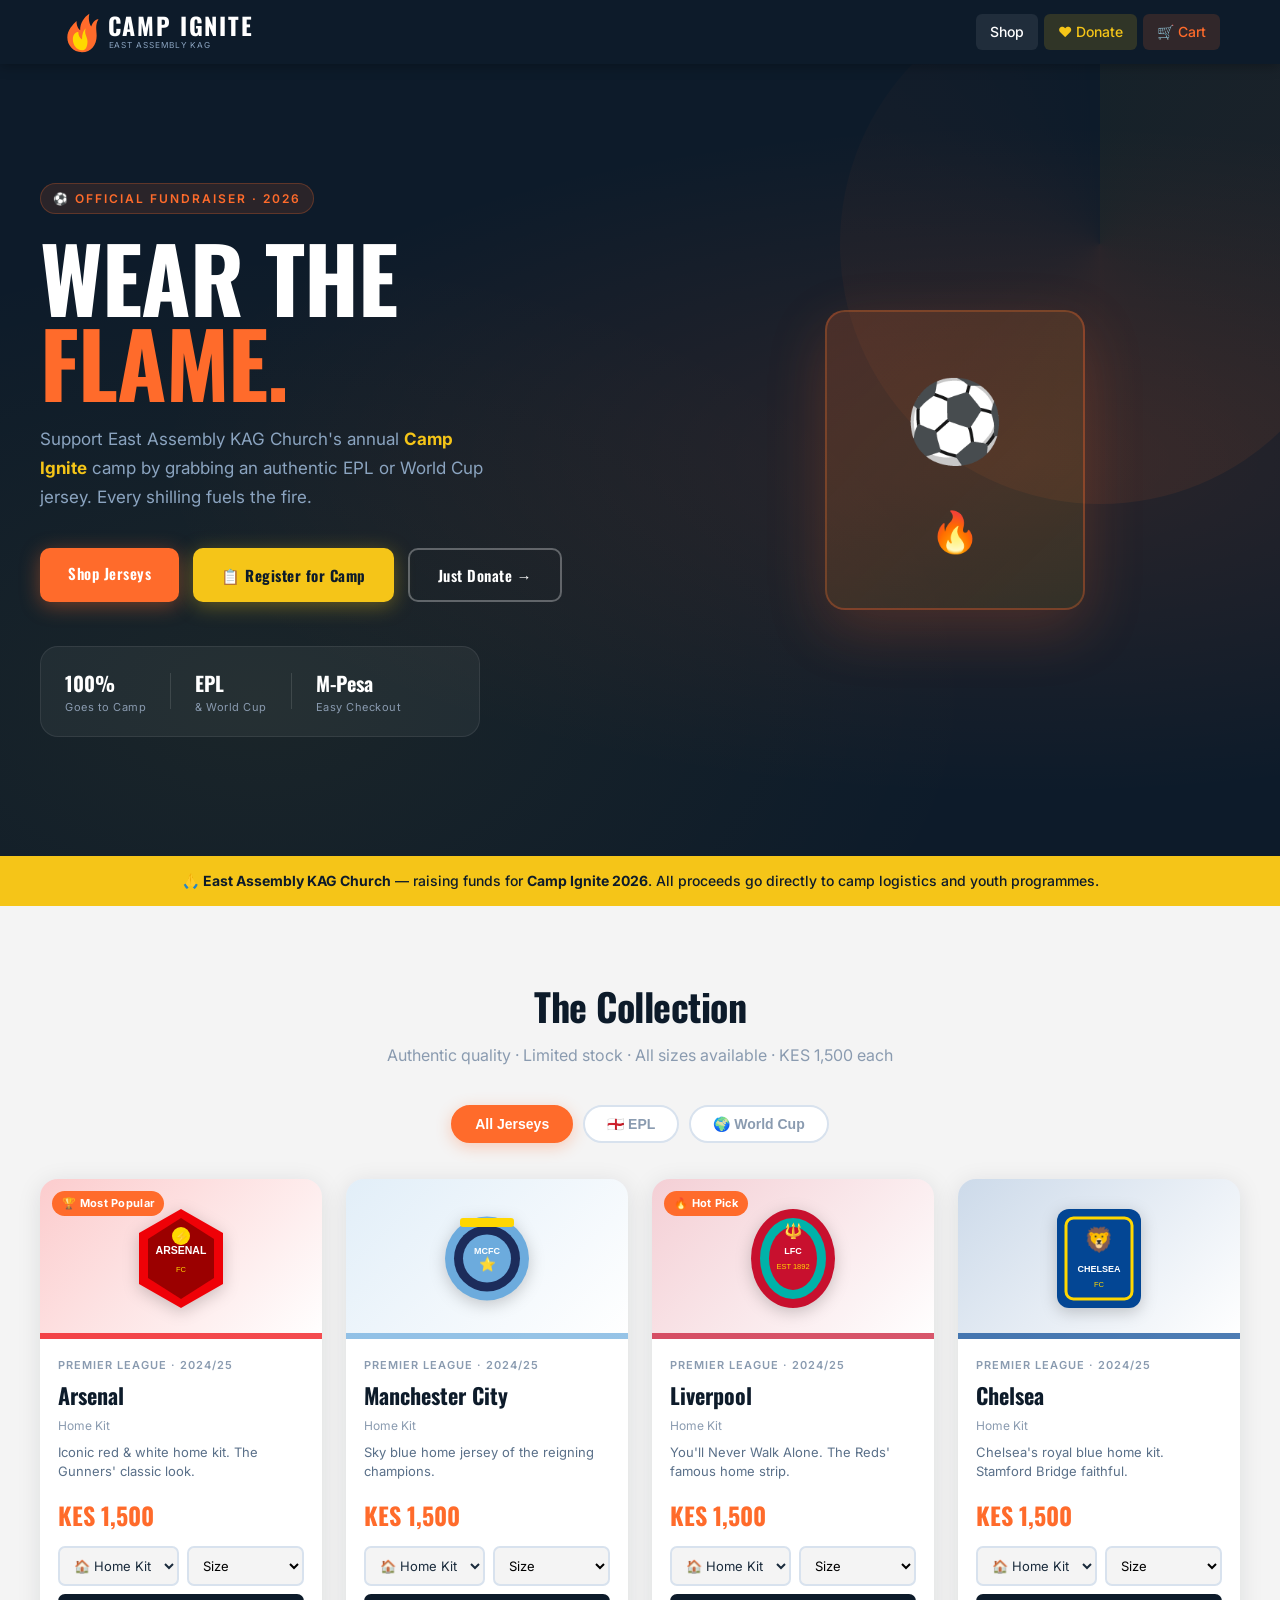
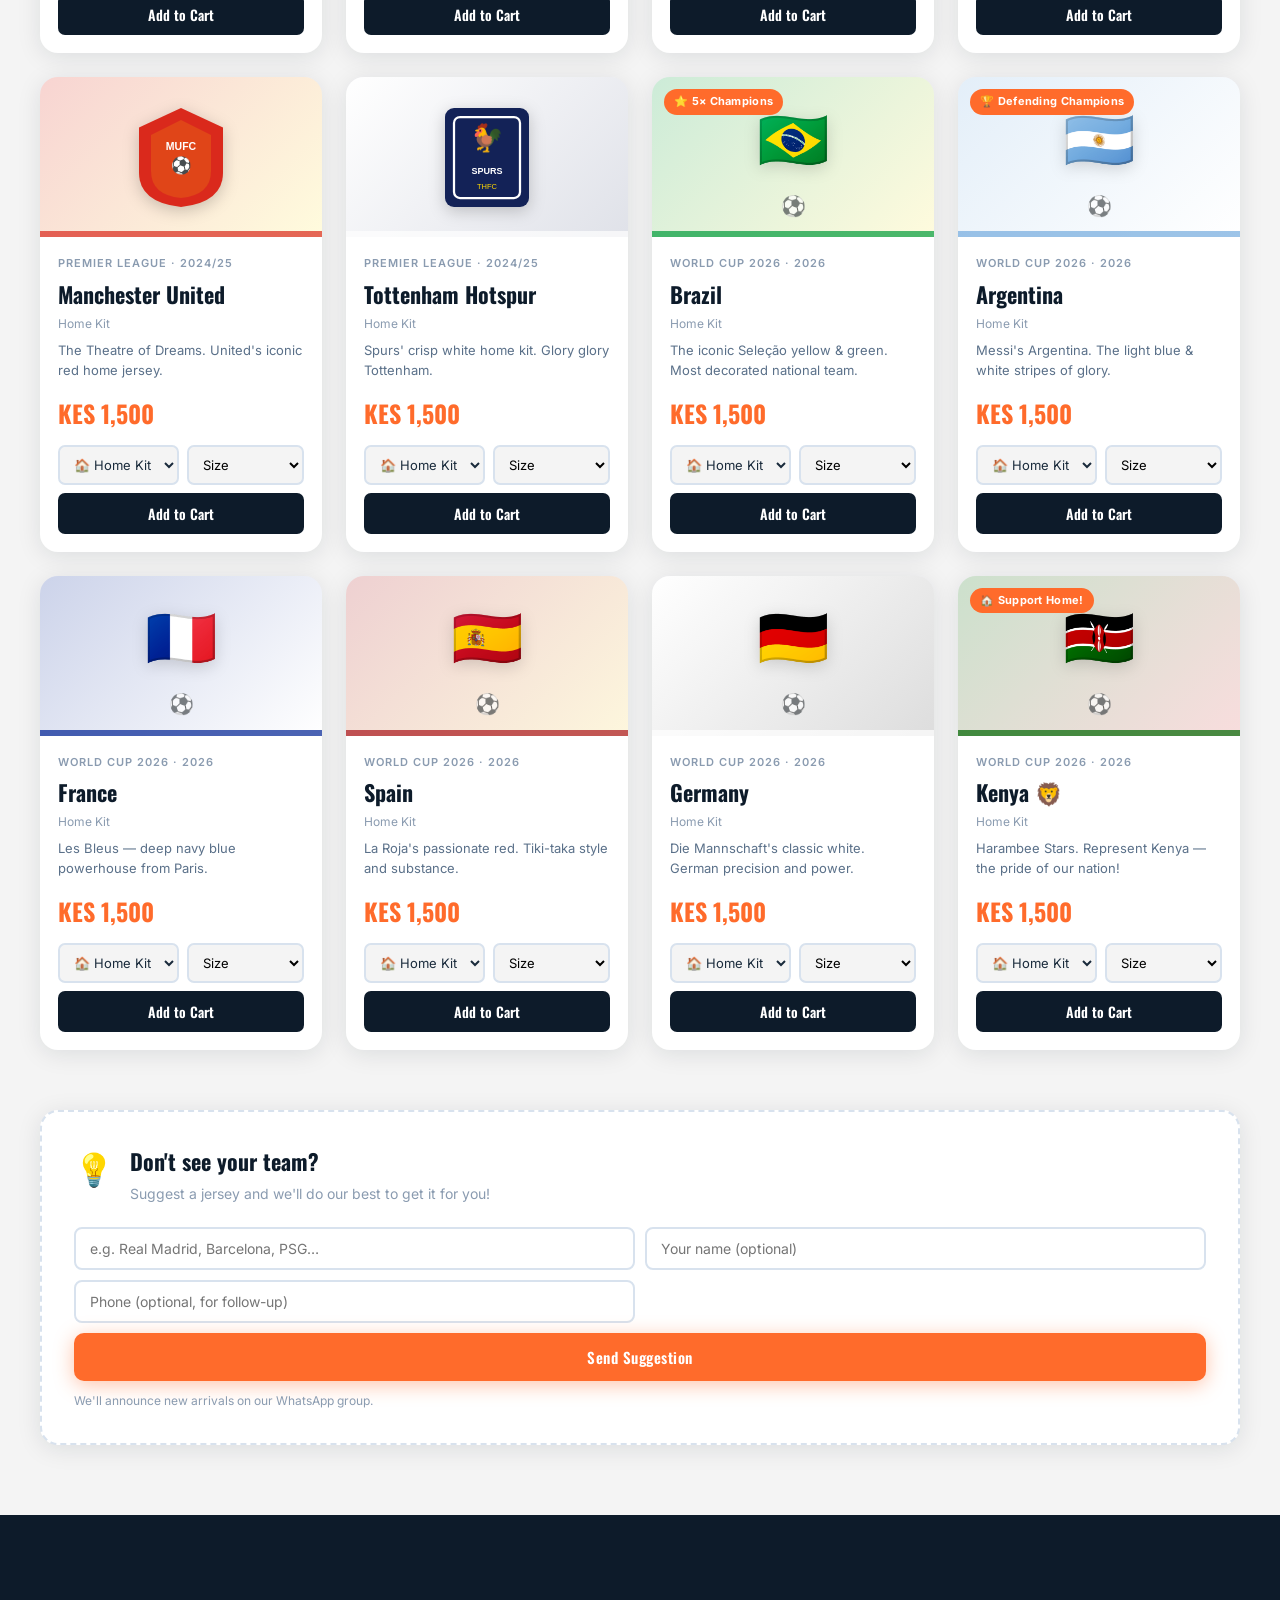
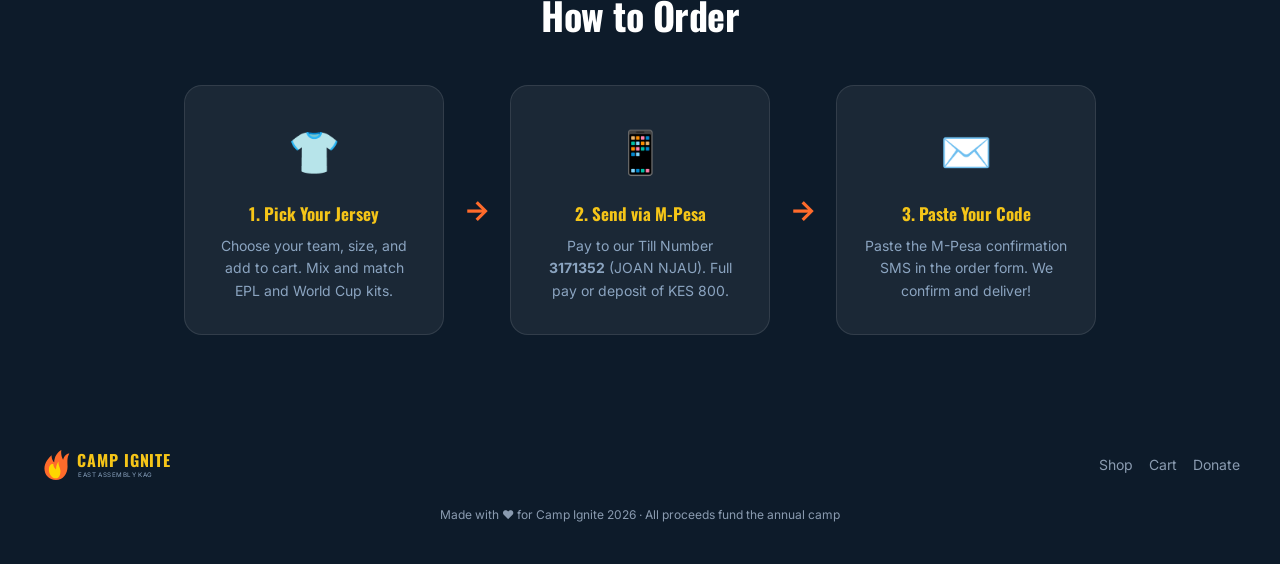
<file: campignite-jerseys/index.html>
<!DOCTYPE html>
<html lang="en">
<head>
  <meta charset="UTF-8" />
  <meta name="viewport" content="width=device-width, initial-scale=1.0" />
  <title>Camp Ignite Jerseys | East Assembly KAG Church</title>
  <link href="https://fonts.googleapis.com/css2?family=Oswald:wght@400;600;700&family=Inter:wght@400;500;600&display=swap" rel="stylesheet" />
  <link rel="stylesheet" href="style.css" />
</head>
<body>

<!-- NAV -->
<nav class="navbar">
  <div class="nav-inner">
    <a href="index.html" class="logo">
      <div class="logo-svg-wrap">
        <svg viewBox="0 0 220 48" xmlns="http://www.w3.org/2000/svg" class="logo-svg">
          <!-- Flame icon -->
          <g transform="translate(4,2)">
            <path d="M20,44 C10,44 4,36 4,28 C4,20 10,14 14,10 C14,18 18,20 18,20 C18,12 22,6 28,2 C26,10 30,16 30,16 C32,10 36,8 38,8 C34,14 36,20 36,26 C36,36 30,44 20,44Z" fill="#FF6B2B"/>
            <path d="M20,42 C14,42 10,36 10,30 C10,24 14,22 16,22 C16,28 20,30 20,30 C20,24 22,20 24,18 C22,24 26,28 26,32 C26,38 24,42 20,42Z" fill="#FFD700"/>
          </g>
          <!-- CAMP IGNITE text -->
          <text x="52" y="28" font-family="'Oswald', Impact, sans-serif" font-size="26" font-weight="700" fill="#FFFFFF" letter-spacing="2">CAMP IGNITE</text>
          <!-- Subtext -->
          <text x="53" y="42" font-family="'Inter', Arial, sans-serif" font-size="9" fill="#8BA4C0" letter-spacing="1">EAST ASSEMBLY KAG</text>
        </svg>
      </div>
    </a>
    <div class="nav-links">
      <a href="index.html" class="nav-link active">Shop</a>
      <a href="donate.html" class="nav-link donate-btn">❤️ Donate</a>
      <a href="cart.html" class="nav-link cart-link">
        🛒 Cart <span class="cart-badge" id="cart-count">0</span>
      </a>
    </div>
    <button class="hamburger" id="hamburger">☰</button>
  </div>
  <div class="mobile-menu" id="mobile-menu">
    <a href="index.html">Shop</a>
    <a href="donate.html">❤️ Donate</a>
    <a href="cart.html">🛒 Cart</a>
  </div>
</nav>

<!-- HERO -->
<section class="hero">
  <div class="hero-bg-cross"></div>
  <div class="hero-content">
    <div class="hero-left">
      <div class="hero-eyebrow">⚽ Official Fundraiser · 2026</div>
      <h1 class="hero-title">WEAR THE<br><span class="accent">FLAME.</span></h1>
      <p class="hero-subtitle">
        Support East Assembly KAG Church's annual <strong>Camp Ignite</strong> camp by grabbing an authentic EPL or World Cup jersey. Every shilling fuels the fire.
      </p>
      <div class="hero-actions">
        <a href="#shop" class="btn btn-primary">Shop Jerseys</a>
        <button class="btn btn-gold" id="open-register-btn">📋 Register for Camp</button>
        <a href="donate.html" class="btn btn-outline">Just Donate →</a>
      </div>
      <div class="hero-stats">
        <div class="stat"><span class="stat-num">100%</span><span class="stat-label">Goes to Camp</span></div>
        <div class="stat-divider"></div>
        <div class="stat"><span class="stat-num">EPL</span><span class="stat-label">& World Cup</span></div>
        <div class="stat-divider"></div>
        <div class="stat"><span class="stat-num">M-Pesa</span><span class="stat-label">Easy Checkout</span></div>
      </div>
    </div>
    <div class="hero-visual">
      <div class="jersey-card-hero">
        <div class="jersey-icon-large">⚽</div>
        <div class="flame-ring">🔥</div>
      </div>
    </div>
  </div>
</section>

<!-- ABOUT BAND -->
<div class="about-band">
  <p>🙏 <strong>East Assembly KAG Church</strong> — raising funds for <strong>Camp Ignite 2026</strong>. All proceeds go directly to camp logistics and youth programmes.</p>
</div>

<!-- SHOP -->
<section class="shop-section" id="shop">
  <div class="container">
    <div class="section-header">
      <h2 class="section-title">The Collection</h2>
      <p class="section-sub">Authentic quality · Limited stock · All sizes available · KES 1,500 each</p>
    </div>

    <div class="filter-tabs">
      <button class="filter-tab active" data-filter="all">All Jerseys</button>
      <button class="filter-tab" data-filter="epl">🏴󠁧󠁢󠁥󠁮󠁧󠁿 EPL</button>
      <button class="filter-tab" data-filter="worldcup">🌍 World Cup</button>
    </div>

    <div class="jersey-grid" id="jersey-grid"></div>

    <!-- Suggest a Jersey -->
    <div class="suggest-box">
      <div class="suggest-header">
        <span class="suggest-icon">💡</span>
        <div>
          <h3 class="suggest-title">Don't see your team?</h3>
          <p class="suggest-sub">Suggest a jersey and we'll do our best to get it for you!</p>
        </div>
      </div>
      <form name="jersey-suggestion" method="POST" data-netlify="true" netlify-honeypot="bot-field" id="suggest-form">
        <input type="hidden" name="form-name" value="jersey-suggestion" />
        <p class="hidden"><label>Don't fill: <input name="bot-field" /></label></p>
        <div class="suggest-fields">
          <input type="text" name="suggested-team" placeholder="e.g. Real Madrid, Barcelona, PSG…" required class="suggest-input" />
          <input type="text" name="your-name" placeholder="Your name (optional)" class="suggest-input" />
          <input type="tel" name="your-phone" placeholder="Phone (optional, for follow-up)" class="suggest-input" />
          <button type="submit" class="btn btn-primary suggest-btn" id="suggest-submit">Send Suggestion</button>
        </div>
        <p class="suggest-note">We'll announce new arrivals on our WhatsApp group.</p>
      </form>
    </div>
  </div>
</section>

<!-- HOW IT WORKS -->
<section class="how-section">
  <div class="container">
    <h2 class="section-title center" style="color:white">How to Order</h2>
    <div class="steps">
      <div class="step">
        <div class="step-icon">👕</div>
        <h3>1. Pick Your Jersey</h3>
        <p>Choose your team, size, and add to cart. Mix and match EPL and World Cup kits.</p>
      </div>
      <div class="step-arrow">→</div>
      <div class="step">
        <div class="step-icon">📱</div>
        <h3>2. Send via M-Pesa</h3>
        <p>Pay to our Till Number <strong>3171352</strong> (JOAN NJAU). Full pay or deposit of KES 800.</p>
      </div>
      <div class="step-arrow">→</div>
      <div class="step">
        <div class="step-icon">✉️</div>
        <h3>3. Paste Your Code</h3>
        <p>Paste the M-Pesa confirmation SMS in the order form. We confirm and deliver!</p>
      </div>
    </div>
  </div>
</section>

<!-- FOOTER -->
<footer class="footer">
  <div class="footer-inner">
    <div class="footer-brand">
      <svg viewBox="0 0 180 40" xmlns="http://www.w3.org/2000/svg" width="160" height="40">
        <g transform="translate(2,1)">
          <path d="M16,36 C8,36 3,30 3,23 C3,16 8,11 11,8 C11,14 14,16 14,16 C14,10 17,5 22,2 C21,8 24,13 24,13 C25,8 29,6 31,6 C28,11 29,16 29,21 C29,29 24,36 16,36Z" fill="#FF6B2B"/>
          <path d="M16,34 C11,34 8,29 8,24 C8,19 11,17 13,18 C13,22 16,24 16,24 C16,19 18,16 19,15 C18,19 21,22 21,26 C21,31 19,34 16,34Z" fill="#FFD700"/>
        </g>
        <text x="42" y="22" font-family="'Oswald', Impact, sans-serif" font-size="18" font-weight="700" fill="#F5C518" letter-spacing="1">CAMP IGNITE</text>
        <text x="43" y="34" font-family="'Inter', Arial, sans-serif" font-size="7" fill="#8BA4C0" letter-spacing="0.5">EAST ASSEMBLY KAG</text>
      </svg>
    </div>
    <div class="footer-links">
      <a href="index.html">Shop</a>
      <a href="cart.html">Cart</a>
      <a href="donate.html">Donate</a>
    </div>
    <div class="footer-note">Made with ❤️ for Camp Ignite 2026 · All proceeds fund the annual camp</div>
  </div>
</footer>

<!-- REGISTER MODAL -->
<div class="modal-overlay hidden" id="register-modal">
  <div class="modal register-modal">
    <button class="modal-close" onclick="document.getElementById('register-modal').classList.add('hidden')">✕</button>
    <div class="register-hero-text">
      <div class="register-flame">🔥</div>
      <h2 class="register-title">You're Invited!</h2>
      <p class="register-welcome">
        We would be <em>absolutely thrilled</em> to have you at <strong>Camp Ignite 2026</strong>! This is more than a camp — it's a moment where lives are changed, friendships are forged, and faith comes alive. We'd love for you to be part of it. Kindly register below and we will contact you with all the exciting details!
      </p>
    </div>
    <form name="camp-registration" method="POST" data-netlify="true" netlify-honeypot="bot-field" id="register-form">
      <input type="hidden" name="form-name" value="camp-registration" />
      <p class="hidden"><label>Don't fill: <input name="bot-field" /></label></p>
      <div class="form-group">
        <label>Full Name</label>
        <input type="text" name="full-name" placeholder="Your full name" required />
      </div>
      <div class="form-group">
        <label>Phone Number</label>
        <input type="tel" name="phone" placeholder="07XX XXX XXX" required />
      </div>
      <button type="submit" class="btn btn-primary btn-full" id="register-submit-btn">
        🔥 Register for Camp Ignite 2026
      </button>
    </form>
    <p class="register-note">🙏 God bless you! We'll be in touch soon with all the details.</p>
  </div>
</div>

<!-- Register success modal -->
<div class="modal-overlay hidden" id="register-success-modal">
  <div class="modal">
    <div class="modal-icon">🎉</div>
    <h2>You're Registered!</h2>
    <p>Thank you for registering for <strong>Camp Ignite 2026</strong>! We are so excited to have you. We'll reach out to you soon with all the details.</p>
    <p class="modal-sub">God bless you! 🔥🙏</p>
    <button class="btn btn-primary" onclick="document.getElementById('register-success-modal').classList.add('hidden')">Can't wait!</button>
  </div>
</div>

<!-- Suggest success -->
<div class="modal-overlay hidden" id="suggest-success-modal">
  <div class="modal">
    <div class="modal-icon">👕</div>
    <h2>Suggestion Received!</h2>
    <p>Thanks! We'll look into getting that jersey. We'll announce new arrivals soon.</p>
    <button class="btn btn-primary" onclick="document.getElementById('suggest-success-modal').classList.add('hidden')">Awesome!</button>
  </div>
</div>

<script src="data.js"></script>
<script src="app.js"></script>
<script src="home.js"></script>
</body>
</html>
</file>
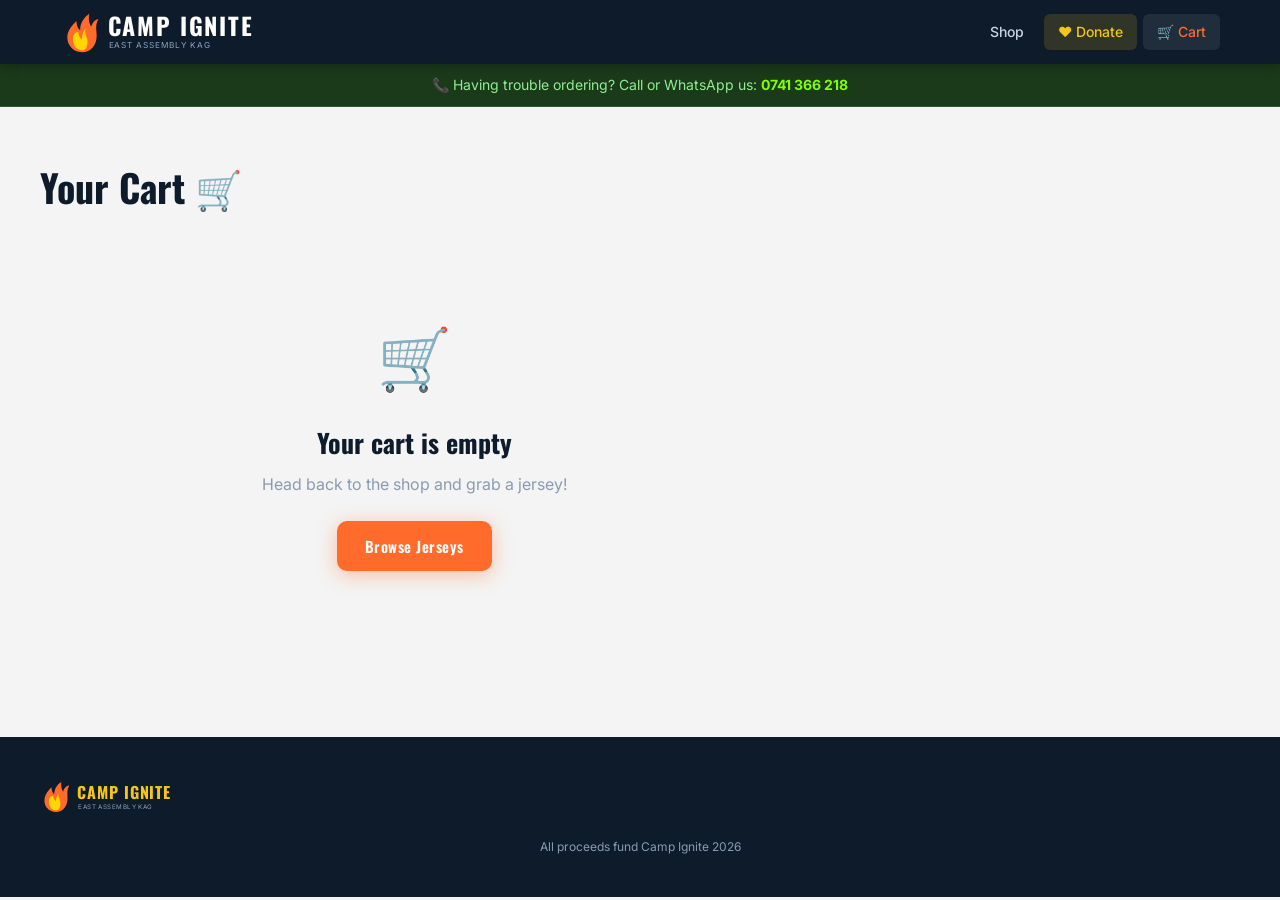
<file: campignite-jerseys/cart.html>
<!DOCTYPE html>
<html lang="en">
<head>
  <meta charset="UTF-8" />
  <meta name="viewport" content="width=device-width, initial-scale=1.0" />
  <title>Your Cart | Camp Ignite Jerseys</title>
  <link href="https://fonts.googleapis.com/css2?family=Oswald:wght@400;600;700&family=Inter:wght@400;500;600&display=swap" rel="stylesheet" />
  <link rel="stylesheet" href="style.css" />
</head>
<body>

<nav class="navbar">
  <div class="nav-inner">
    <a href="index.html" class="logo">
      <div class="logo-svg-wrap">
        <svg viewBox="0 0 220 48" xmlns="http://www.w3.org/2000/svg" class="logo-svg">
          <g transform="translate(4,2)">
            <path d="M20,44 C10,44 4,36 4,28 C4,20 10,14 14,10 C14,18 18,20 18,20 C18,12 22,6 28,2 C26,10 30,16 30,16 C32,10 36,8 38,8 C34,14 36,20 36,26 C36,36 30,44 20,44Z" fill="#FF6B2B"/>
            <path d="M20,42 C14,42 10,36 10,30 C10,24 14,22 16,22 C16,28 20,30 20,30 C20,24 22,20 24,18 C22,24 26,28 26,32 C26,38 24,42 20,42Z" fill="#FFD700"/>
          </g>
          <text x="52" y="28" font-family="'Oswald', Impact, sans-serif" font-size="26" font-weight="700" fill="#FFFFFF" letter-spacing="2">CAMP IGNITE</text>
          <text x="53" y="42" font-family="'Inter', Arial, sans-serif" font-size="9" fill="#8BA4C0" letter-spacing="1">EAST ASSEMBLY KAG</text>
        </svg>
      </div>
    </a>
    <div class="nav-links">
      <a href="index.html" class="nav-link">Shop</a>
      <a href="donate.html" class="nav-link donate-btn">❤️ Donate</a>
      <a href="cart.html" class="nav-link cart-link active">
        🛒 Cart <span class="cart-badge" id="cart-count">0</span>
      </a>
    </div>
    <button class="hamburger" id="hamburger">☰</button>
  </div>
  <div class="mobile-menu" id="mobile-menu">
    <a href="index.html">Shop</a>
    <a href="donate.html">❤️ Donate</a>
    <a href="cart.html">🛒 Cart</a>
  </div>
</nav>

<!-- Help Banner -->
<div class="help-banner">
  📞 Having trouble ordering? Call or WhatsApp us: <a href="tel:0741366218"><strong>0741 366 218</strong></a>
</div>

<main class="cart-page">
  <div class="container">
    <h1 class="page-title">Your Cart 🛒</h1>

    <div class="cart-layout">
      <div class="cart-items-col">
        <div id="cart-items-list"></div>
        <div id="cart-empty" class="cart-empty hidden">
          <div class="empty-icon">🛒</div>
          <h3>Your cart is empty</h3>
          <p>Head back to the shop and grab a jersey!</p>
          <a href="index.html" class="btn btn-primary">Browse Jerseys</a>
        </div>
      </div>

      <div class="cart-summary-col" id="cart-summary-col">
        <!-- Order Summary -->
        <div class="summary-box">
          <h2 class="summary-title">Order Summary</h2>
          <div id="summary-lines"></div>
          <div class="summary-total-row">
            <span>Total</span>
            <span id="summary-total" class="summary-total-num">KES 0</span>
          </div>
        </div>

        <!-- PAYMENT TYPE SELECTOR -->
        <div class="payment-type-box">
          <h3 class="payment-type-title">💳 Payment Option</h3>
          <div class="payment-options">
            <label class="payment-option" id="opt-full">
              <input type="radio" name="payment-type" value="full" checked />
              <div class="payment-option-content">
                <span class="payment-opt-icon">✅</span>
                <div>
                  <div class="payment-opt-name">Pay in Full</div>
                  <div class="payment-opt-desc">Pay the full amount now</div>
                </div>
                <span class="payment-opt-amount" id="full-amount-label">KES 0</span>
              </div>
            </label>
            <label class="payment-option" id="opt-deposit">
              <input type="radio" name="payment-type" value="deposit" />
              <div class="payment-option-content">
                <span class="payment-opt-icon">📦</span>
                <div>
                  <div class="payment-opt-name">Pay Deposit — KES 800</div>
                  <div class="payment-opt-desc">Reserve now, pay balance in 2 instalments</div>
                </div>
                <span class="payment-opt-amount deposit-tag">KES 800</span>
              </div>
            </label>
          </div>
          <div class="deposit-info hidden" id="deposit-info">
            <div class="deposit-schedule" id="deposit-schedule"></div>
          </div>
        </div>

        <!-- M-Pesa Payment Box -->
        <div class="mpesa-box">
          <div class="mpesa-header">
            <span class="mpesa-logo">📱</span>
            <div>
              <div class="mpesa-title">Pay via M-Pesa</div>
              <div class="mpesa-sub">Manual confirmation — easy & secure</div>
            </div>
          </div>
          <div class="mpesa-numbers" id="mpesa-numbers"></div>
          <div class="mpesa-steps">
            <div class="mpesa-step"><span class="mstep-num">1</span> Go to M-Pesa on your phone</div>
            <div class="mpesa-step"><span class="mstep-num">2</span> Lipa na M-Pesa → Buy Goods → Enter Till Number <strong>3171352</strong></div>
            <div class="mpesa-step"><span class="mstep-num">3</span> Copy the SMS confirmation you receive</div>
            <div class="mpesa-step"><span class="mstep-num">4</span> Paste it in the form below and submit</div>
          </div>
        </div>

        <!-- Order Form -->
        <div class="order-form-box">
          <h3 class="form-title">Complete Your Order</h3>
          <form name="jersey-order" method="POST" data-netlify="true" netlify-honeypot="bot-field" id="order-form">
            <input type="hidden" name="form-name" value="jersey-order" />
            <input type="hidden" name="order-items" id="hidden-items" />
            <input type="hidden" name="order-total" id="hidden-total" />
            <input type="hidden" name="payment-type" id="hidden-payment-type" value="full" />
            <input type="hidden" name="amount-to-pay" id="hidden-amount-to-pay" />
            <p class="hidden"><label>Don't fill this: <input name="bot-field" /></label></p>

            <div class="form-group">
              <label>Full Name</label>
              <input type="text" name="full-name" placeholder="Your full name" required />
            </div>
            <div class="form-group">
              <label>Phone Number</label>
              <input type="tel" name="phone" placeholder="07XX XXX XXX" required />
            </div>
            <div class="form-group">
              <label>Pick-up / Delivery Notes</label>
              <input type="text" name="delivery" placeholder="e.g. Church pickup, or your location" />
            </div>
            <div class="form-group">
              <label>M-Pesa Confirmation Code or Full Message <span class="required">*</span></label>
              <textarea name="mpesa-code" id="mpesa-code" rows="4"
                placeholder="Paste your M-Pesa confirmation SMS here e.g.&#10;QA12BCD34E Confirmed. KES 1,500 sent to JOAN NJAU on 9/6/26 at 10:30 AM."
                required></textarea>
              <div class="mpesa-tip">💡 Paste the full SMS from M-Pesa for fastest verification</div>
            </div>

            <div class="amount-due-box" id="amount-due-box">
              <span class="amount-due-label">Amount to send now:</span>
              <span class="amount-due-val" id="amount-due-display">KES 0</span>
            </div>

            <button type="submit" class="btn btn-primary btn-full" id="submit-btn">
              🔥 Submit Order
            </button>
            <p class="form-note">We'll confirm your order via WhatsApp or call. Questions? <a href="tel:0741366218">0741 366 218</a></p>
          </form>
        </div>

        <!-- Help Contact -->
        <div class="help-contact-box">
          <div class="help-contact-icon">📞</div>
          <div>
            <div class="help-contact-title">Need Help Ordering?</div>
            <div class="help-contact-sub">Call or WhatsApp us and we'll sort your order personally</div>
            <a href="tel:0741366218" class="help-contact-num">0741 366 218</a>
          </div>
        </div>
      </div>
    </div>
  </div>
</main>

<!-- Success Modal -->
<div class="modal-overlay hidden" id="success-modal">
  <div class="modal">
    <div class="modal-icon">🎉</div>
    <h2>Order Submitted!</h2>
    <p>Thank you for supporting <strong>Camp Ignite 2026</strong>! We'll verify your M-Pesa payment and confirm your jerseys shortly.</p>
    <p class="modal-sub">God bless you! 🙏</p>
    <button class="btn btn-primary" onclick="closeModal()">Done</button>
  </div>
</div>

<footer class="footer">
  <div class="footer-inner">
    <div class="footer-brand">
      <svg viewBox="0 0 180 40" xmlns="http://www.w3.org/2000/svg" width="160" height="40">
        <g transform="translate(2,1)">
          <path d="M16,36 C8,36 3,30 3,23 C3,16 8,11 11,8 C11,14 14,16 14,16 C14,10 17,5 22,2 C21,8 24,13 24,13 C25,8 29,6 31,6 C28,11 29,16 29,21 C29,29 24,36 16,36Z" fill="#FF6B2B"/>
          <path d="M16,34 C11,34 8,29 8,24 C8,19 11,17 13,18 C13,22 16,24 16,24 C16,19 18,16 19,15 C18,19 21,22 21,26 C21,31 19,34 16,34Z" fill="#FFD700"/>
        </g>
        <text x="42" y="22" font-family="'Oswald', Impact, sans-serif" font-size="18" font-weight="700" fill="#F5C518" letter-spacing="1">CAMP IGNITE</text>
        <text x="43" y="34" font-family="'Inter', Arial, sans-serif" font-size="7" fill="#8BA4C0" letter-spacing="0.5">EAST ASSEMBLY KAG</text>
      </svg>
    </div>
    <div class="footer-note">All proceeds fund Camp Ignite 2026</div>
  </div>
</footer>

<script src="data.js"></script>
<script src="app.js"></script>
<script src="cart.js"></script>
</body>
</html>
</file>
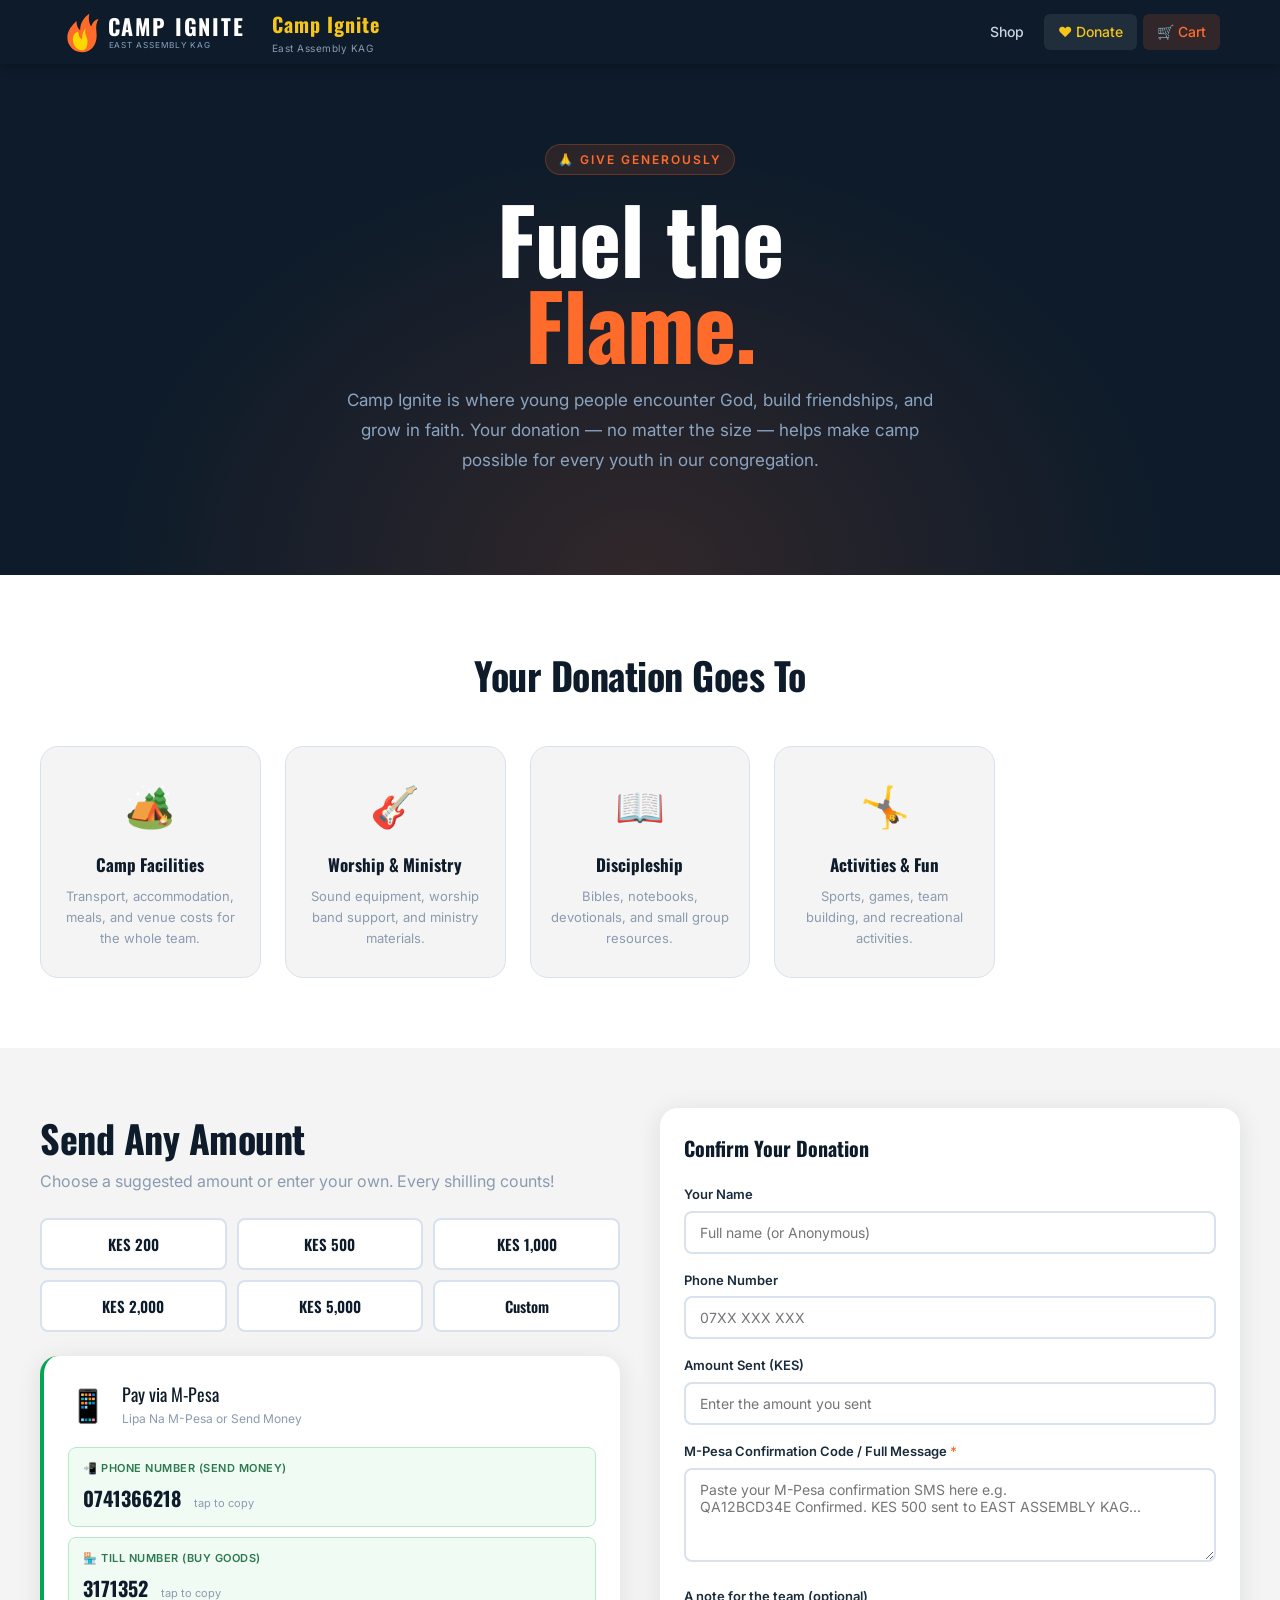
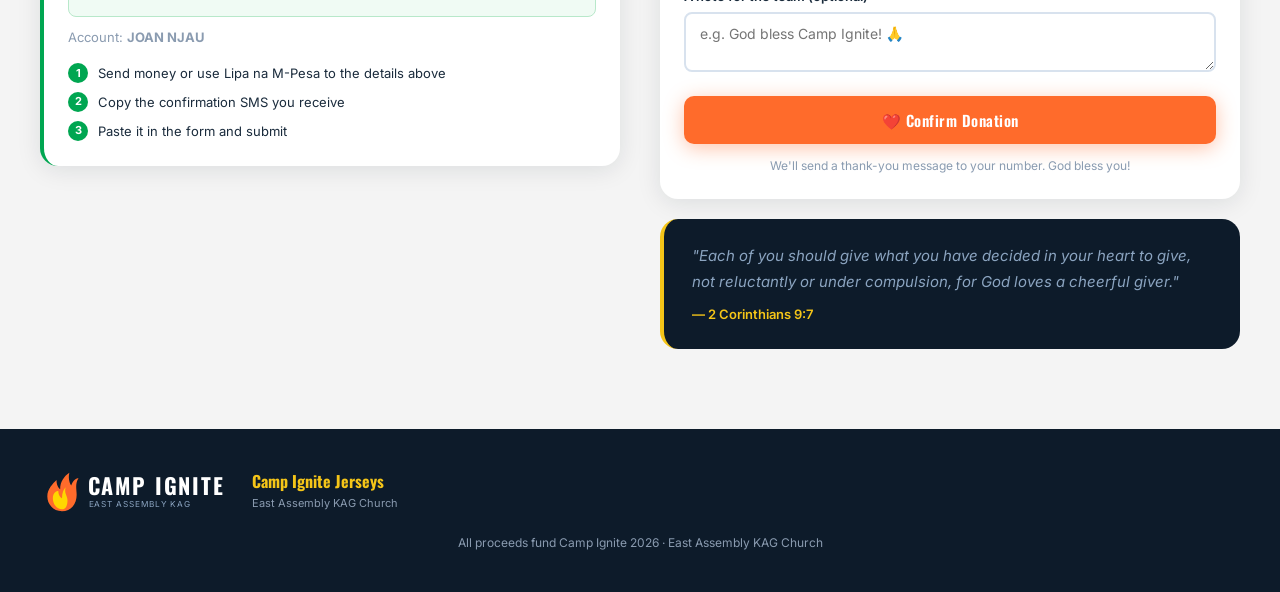
<file: campignite-jerseys/donate.html>
<!DOCTYPE html>
<html lang="en">
<head>
  <meta charset="UTF-8" />
  <meta name="viewport" content="width=device-width, initial-scale=1.0" />
  <title>Donate | Camp Ignite 2026</title>
  <link href="https://fonts.googleapis.com/css2?family=Oswald:wght@400;600;700&family=Inter:wght@400;500;600&display=swap" rel="stylesheet" />
  <link rel="stylesheet" href="style.css" />
</head>
<body>

<nav class="navbar">
  <div class="nav-inner">
    <a href="index.html" class="logo">
      <svg viewBox="0 0 220 48" xmlns="http://www.w3.org/2000/svg" class="logo-svg"><g transform="translate(4,2)"><path d="M20,44 C10,44 4,36 4,28 C4,20 10,14 14,10 C14,18 18,20 18,20 C18,12 22,6 28,2 C26,10 30,16 30,16 C32,10 36,8 38,8 C34,14 36,20 36,26 C36,36 30,44 20,44Z" fill="#FF6B2B"/><path d="M20,42 C14,42 10,36 10,30 C10,24 14,22 16,22 C16,28 20,30 20,30 C20,24 22,20 24,18 C22,24 26,28 26,32 C26,38 24,42 20,42Z" fill="#FFD700"/></g><text x="52" y="28" font-family="Oswald" font-size="24" font-weight="700" fill="#FFFFFF" letter-spacing="2">CAMP IGNITE</text><text x="53" y="42" font-family="Inter" font-size="9" fill="#8BA4C0" letter-spacing="1">EAST ASSEMBLY KAG</text></svg>
      <div>
        <span class="logo-title">Camp Ignite</span>
        <span class="logo-sub">East Assembly KAG</span>
      </div>
    </a>
    <div class="nav-links">
      <a href="index.html" class="nav-link">Shop</a>
      <a href="donate.html" class="nav-link donate-btn active">❤️ Donate</a>
      <a href="cart.html" class="nav-link cart-link">
        🛒 Cart <span class="cart-badge" id="cart-count">0</span>
      </a>
    </div>
    <button class="hamburger" id="hamburger">☰</button>
  </div>
  <div class="mobile-menu" id="mobile-menu">
    <a href="index.html">Shop</a>
    <a href="donate.html">❤️ Donate</a>
    <a href="cart.html">🛒 Cart</a>
  </div>
</nav>

<!-- DONATE HERO -->
<section class="donate-hero">
  <div class="donate-hero-content">
    <div class="hero-eyebrow">🙏 Give Generously</div>
    <h1 class="hero-title">Fuel the<br><span class="accent">Flame.</span></h1>
    <p class="donate-lead">
      Camp Ignite is where young people encounter God, build friendships, and grow in faith. Your donation — no matter the size — helps make camp possible for every youth in our congregation.
    </p>
  </div>
</section>

<!-- WHAT YOUR MONEY DOES -->
<section class="impact-section">
  <div class="container">
    <h2 class="section-title center">Your Donation Goes To</h2>
    <div class="impact-grid">
      <div class="impact-card">
        <div class="impact-icon">🏕️</div>
        <h3>Camp Facilities</h3>
        <p>Transport, accommodation, meals, and venue costs for the whole team.</p>
      </div>
      <div class="impact-card">
        <div class="impact-icon">🎸</div>
        <h3>Worship & Ministry</h3>
        <p>Sound equipment, worship band support, and ministry materials.</p>
      </div>
      <div class="impact-card">
        <div class="impact-icon">📖</div>
        <h3>Discipleship</h3>
        <p>Bibles, notebooks, devotionals, and small group resources.</p>
      </div>
      <div class="impact-card">
        <div class="impact-icon">🤸</div>
        <h3>Activities & Fun</h3>
        <p>Sports, games, team building, and recreational activities.</p>
      </div>
    </div>
  </div>
</section>

<!-- DONATION AMOUNTS -->
<section class="donate-section">
  <div class="container">
    <div class="donate-layout">
      <!-- Left: Suggested amounts + M-Pesa -->
      <div class="donate-left">
        <h2 class="section-title">Send Any Amount</h2>
        <p class="donate-sub">Choose a suggested amount or enter your own. Every shilling counts!</p>

        <div class="amount-grid" id="amount-grid">
          <button class="amount-btn" data-amount="200">KES 200</button>
          <button class="amount-btn" data-amount="500">KES 500</button>
          <button class="amount-btn" data-amount="1000">KES 1,000</button>
          <button class="amount-btn" data-amount="2000">KES 2,000</button>
          <button class="amount-btn" data-amount="5000">KES 5,000</button>
          <button class="amount-btn" data-amount="custom">Custom</button>
        </div>

        <div class="custom-amount-wrap hidden" id="custom-input-wrap">
          <label>Enter Amount (KES)</label>
          <input type="number" id="custom-amount" placeholder="e.g. 1500" min="50" />
        </div>

        <!-- M-Pesa Payment Info -->
        <div class="mpesa-box donate-mpesa">
          <div class="mpesa-header">
            <span class="mpesa-logo">📱</span>
            <div>
              <div class="mpesa-title">Pay via M-Pesa</div>
              <div class="mpesa-sub">Lipa Na M-Pesa or Send Money</div>
            </div>
          </div>
          <div class="mpesa-numbers" id="donate-mpesa-numbers">
            <!-- Filled by JS -->
          </div>
          <div class="mpesa-steps">
            <div class="mpesa-step"><span class="mstep-num">1</span> Send money or use Lipa na M-Pesa to the details above</div>
            <div class="mpesa-step"><span class="mstep-num">2</span> Copy the confirmation SMS you receive</div>
            <div class="mpesa-step"><span class="mstep-num">3</span> Paste it in the form and submit</div>
          </div>
        </div>
      </div>

      <!-- Right: Donation Form -->
      <div class="donate-right">
        <div class="donate-form-box">
          <h3 class="form-title">Confirm Your Donation</h3>
          <form name="donation" method="POST" data-netlify="true" netlify-honeypot="bot-field" id="donate-form">
            <input type="hidden" name="form-name" value="donation" />
            <input type="hidden" name="donation-amount" id="hidden-donation-amount" />
            <p class="hidden"><label>Don't fill this: <input name="bot-field" /></label></p>

            <div class="form-group">
              <label>Your Name</label>
              <input type="text" name="donor-name" placeholder="Full name (or Anonymous)" />
            </div>
            <div class="form-group">
              <label>Phone Number</label>
              <input type="tel" name="donor-phone" placeholder="07XX XXX XXX" />
            </div>
            <div class="form-group">
              <label>Amount Sent (KES)</label>
              <input type="number" name="amount-sent" id="amount-sent-field" placeholder="Enter the amount you sent" required />
            </div>
            <div class="form-group">
              <label>M-Pesa Confirmation Code / Full Message <span class="required">*</span></label>
              <textarea name="mpesa-confirmation" rows="4"
                placeholder="Paste your M-Pesa confirmation SMS here e.g.&#10;QA12BCD34E Confirmed. KES 500 sent to EAST ASSEMBLY KAG..."
                required></textarea>
            </div>
            <div class="form-group">
              <label>A note for the team (optional)</label>
              <textarea name="note" rows="2" placeholder="e.g. God bless Camp Ignite! 🙏"></textarea>
            </div>
            <button type="submit" class="btn btn-primary btn-full" id="donate-submit-btn">
              ❤️ Confirm Donation
            </button>
            <p class="form-note">We'll send a thank-you message to your number. God bless you!</p>
          </form>
        </div>

        <!-- Scripture quote -->
        <div class="scripture-card">
          <p class="scripture-text">"Each of you should give what you have decided in your heart to give, not reluctantly or under compulsion, for God loves a cheerful giver."</p>
          <p class="scripture-ref">— 2 Corinthians 9:7</p>
        </div>
      </div>
    </div>
  </div>
</section>

<!-- Success Modal -->
<div class="modal-overlay hidden" id="donate-success-modal">
  <div class="modal">
    <div class="modal-icon">🙏</div>
    <h2>Thank You!</h2>
    <p>Your generous donation to <strong>Camp Ignite 2026</strong> has been received. We'll confirm and reach out to you shortly.</p>
    <p class="modal-sub">May God bless you abundantly! ❤️🔥</p>
    <button class="btn btn-primary" onclick="closeDonateModal()">Close</button>
  </div>
</div>

<footer class="footer">
  <div class="footer-inner">
    <div class="footer-brand">
      <svg viewBox="0 0 220 48" xmlns="http://www.w3.org/2000/svg" class="logo-svg"><g transform="translate(4,2)"><path d="M20,44 C10,44 4,36 4,28 C4,20 10,14 14,10 C14,18 18,20 18,20 C18,12 22,6 28,2 C26,10 30,16 30,16 C32,10 36,8 38,8 C34,14 36,20 36,26 C36,36 30,44 20,44Z" fill="#FF6B2B"/><path d="M20,42 C14,42 10,36 10,30 C10,24 14,22 16,22 C16,28 20,30 20,30 C20,24 22,20 24,18 C22,24 26,28 26,32 C26,38 24,42 20,42Z" fill="#FFD700"/></g><text x="52" y="28" font-family="Oswald" font-size="24" font-weight="700" fill="#FFFFFF" letter-spacing="2">CAMP IGNITE</text><text x="53" y="42" font-family="Inter" font-size="9" fill="#8BA4C0" letter-spacing="1">EAST ASSEMBLY KAG</text></svg>
      <div>
        <div class="footer-title">Camp Ignite Jerseys</div>
        <div class="footer-sub">East Assembly KAG Church</div>
      </div>
    </div>
    <div class="footer-note">All proceeds fund Camp Ignite 2026 · East Assembly KAG Church</div>
  </div>
</footer>

<script src="data.js"></script>
<script src="app.js"></script>
<script src="donate.js"></script>
</body>
</html>
</file>
<file: campignite-jerseys/style.css>
/* ============================================================
   CampIgnite Jerseys — East Assembly KAG Church
   Palette: Navy #0D1B2A | Flame #FF6B2B | Gold #F5C518 | Ash #F4F4F4
   ============================================================ */

*, *::before, *::after { box-sizing: border-box; margin: 0; padding: 0; }

:root {
  --navy:    #0D1B2A;
  --navy2:   #162436;
  --flame:   #FF6B2B;
  --flame2:  #E85520;
  --gold:    #F5C518;
  --white:   #FFFFFF;
  --ash:     #F4F4F4;
  --muted:   #8A9BB0;
  --text:    #1A2B3C;
  --border:  #D8E2EE;
  --mpesa:   #00A651;
  --r:       10px;
  --r-lg:    18px;
  --shadow:  0 4px 24px rgba(13,27,42,0.10);
  --shadow-lg: 0 8px 40px rgba(13,27,42,0.18);
}

body {
  font-family: 'Inter', sans-serif;
  background: var(--ash);
  color: var(--text);
  line-height: 1.6;
}

.hidden { display: none !important; }

/* ── NAVBAR ─────────────────────────────────────────────── */
.navbar {
  position: sticky; top: 0; z-index: 100;
  background: var(--navy);
  box-shadow: 0 2px 12px rgba(0,0,0,0.3);
}
.nav-inner {
  max-width: 1200px; margin: 0 auto;
  padding: 0 20px;
  display: flex; align-items: center; justify-content: space-between;
  height: 64px;
}
.logo {
  display: flex; align-items: center; gap: 10px;
  text-decoration: none;
}
.logo-flame { font-size: 26px; }
.logo-title {
  display: block;
  font-family: 'Oswald', sans-serif;
  font-size: 20px; font-weight: 700;
  color: var(--gold); letter-spacing: 1px;
}
.logo-sub { display: block; font-size: 10px; color: var(--muted); letter-spacing: 0.5px; }
.nav-links { display: flex; align-items: center; gap: 6px; }
.nav-link {
  padding: 7px 14px; border-radius: 6px;
  color: #CBD5E1; text-decoration: none;
  font-size: 14px; font-weight: 500;
  transition: background 0.2s, color 0.2s;
}
.nav-link:hover, .nav-link.active { background: rgba(255,255,255,0.08); color: var(--white); }
.donate-btn { background: rgba(245,197,24,0.15); color: var(--gold) !important; }
.donate-btn:hover { background: rgba(245,197,24,0.28) !important; }
.cart-link { background: rgba(255,107,43,0.15); color: var(--flame) !important; }
.cart-link:hover { background: rgba(255,107,43,0.28) !important; }
.cart-badge {
  display: inline-block;
  background: var(--flame); color: var(--white);
  border-radius: 99px; padding: 1px 7px;
  font-size: 11px; font-weight: 700; margin-left: 3px;
}
.hamburger {
  display: none; background: none; border: none;
  color: var(--white); font-size: 22px; cursor: pointer;
}
.mobile-menu {
  display: none; flex-direction: column;
  background: var(--navy2); padding: 12px 20px;
  border-top: 1px solid rgba(255,255,255,0.08);
}
.mobile-menu a {
  color: #CBD5E1; text-decoration: none;
  padding: 10px 0; font-size: 15px;
  border-bottom: 1px solid rgba(255,255,255,0.06);
}
.mobile-menu a:last-child { border-bottom: none; }
.mobile-menu.open { display: flex; }

@media (max-width: 680px) {
  .nav-links { display: none; }
  .hamburger { display: block; }
}

/* ── HERO ───────────────────────────────────────────────── */
.hero {
  background: var(--navy);
  min-height: 88vh;
  display: flex; align-items: center;
  position: relative; overflow: hidden;
  padding: 60px 20px;
}
.hero-bg-cross {
  position: absolute; right: -80px; top: -80px;
  width: 520px; height: 520px;
  background: conic-gradient(from 0deg, rgba(245,197,24,0.04) 0%, rgba(255,107,43,0.08) 50%, transparent 100%);
  border-radius: 50%;
  pointer-events: none;
}
.hero::before {
  content: '';
  position: absolute; inset: 0;
  background: 
    radial-gradient(ellipse at 80% 50%, rgba(255,107,43,0.12) 0%, transparent 60%),
    radial-gradient(ellipse at 20% 80%, rgba(245,197,24,0.06) 0%, transparent 50%);
  pointer-events: none;
}
.hero-content {
  max-width: 1200px; margin: 0 auto;
  width: 100%; z-index: 1;
  display: grid; grid-template-columns: 1fr 1fr;
  gap: 60px; align-items: center;
}
.hero-eyebrow {
  font-size: 12px; font-weight: 600; letter-spacing: 2px;
  color: var(--flame); text-transform: uppercase;
  background: rgba(255,107,43,0.12);
  display: inline-block; padding: 5px 12px; border-radius: 99px;
  margin-bottom: 20px; border: 1px solid rgba(255,107,43,0.25);
}
.hero-title {
  font-family: 'Oswald', sans-serif;
  font-size: clamp(52px, 8vw, 90px);
  font-weight: 700; line-height: 0.95;
  color: var(--white); letter-spacing: -1px;
  margin-bottom: 20px;
}
.accent { color: var(--flame); }
.hero-subtitle {
  color: #8BA4C0; font-size: 17px; line-height: 1.7;
  max-width: 460px; margin-bottom: 36px;
}
.hero-subtitle strong { color: var(--gold); }
.hero-actions { display: flex; gap: 14px; flex-wrap: wrap; margin-bottom: 44px; }
.hero-stats {
  display: flex; align-items: center; gap: 24px;
  padding: 20px 24px;
  background: rgba(255,255,255,0.05);
  border: 1px solid rgba(255,255,255,0.08);
  border-radius: var(--r-lg); max-width: 440px;
}
.stat { display: flex; flex-direction: column; }
.stat-num { font-family: 'Oswald', sans-serif; font-size: 20px; color: var(--white); font-weight: 700; }
.stat-label { font-size: 11px; color: var(--muted); letter-spacing: 0.5px; }
.stat-divider { width: 1px; height: 36px; background: rgba(255,255,255,0.12); }

/* Hero Visual */
.hero-visual { display: flex; justify-content: center; align-items: center; }
.jersey-card-hero {
  position: relative;
  width: 260px; height: 300px;
  background: linear-gradient(135deg, rgba(255,107,43,0.2), rgba(245,197,24,0.1));
  border: 2px solid rgba(255,107,43,0.3);
  border-radius: 20px;
  display: flex; flex-direction: column;
  align-items: center; justify-content: center; gap: 16px;
  animation: float 3s ease-in-out infinite;
  box-shadow: 0 20px 60px rgba(255,107,43,0.2);
}
.jersey-icon-large { font-size: 80px; }
.flame-ring { font-size: 40px; animation: pulse 2s ease-in-out infinite; }
@keyframes float {
  0%, 100% { transform: translateY(0); }
  50% { transform: translateY(-12px); }
}
@keyframes pulse {
  0%, 100% { transform: scale(1); opacity: 1; }
  50% { transform: scale(1.15); opacity: 0.8; }
}

@media (max-width: 900px) {
  .hero-content { grid-template-columns: 1fr; }
  .hero-visual { display: none; }
}

/* ── ABOUT BAND ─────────────────────────────────────────── */
.about-band {
  background: var(--gold);
  padding: 14px 20px;
  text-align: center;
  font-size: 14px; font-weight: 500;
  color: var(--navy);
}

/* ── BUTTONS ────────────────────────────────────────────── */
.btn {
  display: inline-block;
  padding: 13px 28px;
  border-radius: var(--r);
  font-family: 'Oswald', sans-serif;
  font-size: 15px; font-weight: 600;
  letter-spacing: 0.5px;
  cursor: pointer; border: none;
  text-decoration: none;
  transition: transform 0.15s, box-shadow 0.15s, background 0.2s;
}
.btn:hover { transform: translateY(-2px); }
.btn-primary {
  background: var(--flame); color: var(--white);
  box-shadow: 0 4px 20px rgba(255,107,43,0.4);
}
.btn-primary:hover { background: var(--flame2); box-shadow: 0 6px 28px rgba(255,107,43,0.5); }
.btn-outline {
  background: transparent; color: var(--white);
  border: 2px solid rgba(255,255,255,0.3);
}
.btn-outline:hover { border-color: var(--gold); color: var(--gold); }
.btn-full { width: 100%; text-align: center; display: block; }

/* ── SHOP SECTION ───────────────────────────────────────── */
.shop-section { padding: 70px 20px; }
.container { max-width: 1200px; margin: 0 auto; }
.section-header { text-align: center; margin-bottom: 36px; }
.section-title {
  font-family: 'Oswald', sans-serif;
  font-size: 38px; font-weight: 700;
  color: var(--navy); letter-spacing: -0.5px;
}
.section-title.center { text-align: center; }
.section-sub { color: var(--muted); margin-top: 6px; }

/* Filter Tabs */
.filter-tabs {
  display: flex; gap: 10px; justify-content: center;
  flex-wrap: wrap; margin-bottom: 36px;
}
.filter-tab {
  padding: 9px 22px; border-radius: 99px;
  border: 2px solid var(--border);
  background: var(--white);
  font-size: 14px; font-weight: 600; cursor: pointer;
  color: var(--muted);
  transition: all 0.2s;
}
.filter-tab:hover { border-color: var(--flame); color: var(--flame); }
.filter-tab.active {
  background: var(--flame); color: var(--white);
  border-color: var(--flame);
  box-shadow: 0 4px 16px rgba(255,107,43,0.3);
}

/* Jersey Grid */
.jersey-grid {
  display: grid;
  grid-template-columns: repeat(auto-fill, minmax(280px, 1fr));
  gap: 24px;
}
.jersey-card {
  background: var(--white);
  border-radius: var(--r-lg);
  overflow: hidden;
  box-shadow: var(--shadow);
  position: relative;
  transition: transform 0.2s, box-shadow 0.2s;
}
.jersey-card:hover { transform: translateY(-4px); box-shadow: var(--shadow-lg); }
.jersey-badge {
  position: absolute; top: 12px; left: 12px; z-index: 2;
  background: var(--flame); color: var(--white);
  font-size: 11px; font-weight: 700;
  padding: 4px 10px; border-radius: 99px;
  letter-spacing: 0.3px;
}
.jersey-visual {
  height: 160px;
  display: flex; align-items: center; justify-content: center;
  position: relative; overflow: hidden;
}
.jersey-emoji-wrap {
  display: flex; flex-direction: column; align-items: center; gap: 4px;
  z-index: 1;
}
.jersey-emoji { font-size: 58px; filter: drop-shadow(0 4px 8px rgba(0,0,0,0.15)); }
.jersey-ball { font-size: 20px; opacity: 0.7; }
.jersey-stripe {
  position: absolute; bottom: 0; left: 0; right: 0; height: 6px;
  opacity: 0.7;
}
.jersey-info { padding: 18px; }
.jersey-league { font-size: 11px; text-transform: uppercase; letter-spacing: 1px; color: var(--muted); font-weight: 600; }
.jersey-team {
  font-family: 'Oswald', sans-serif;
  font-size: 22px; font-weight: 700; color: var(--navy);
  margin: 4px 0 2px;
}
.jersey-type { font-size: 12px; color: var(--muted); margin-bottom: 8px; }
.jersey-desc { font-size: 13px; color: #5A7089; line-height: 1.5; margin-bottom: 14px; }
.jersey-bottom {}
.jersey-price {
  font-family: 'Oswald', sans-serif;
  font-size: 24px; font-weight: 700; color: var(--flame);
  margin-bottom: 12px;
}
.jersey-actions-row { display: flex; gap: 8px; align-items: center; }
.size-select {
  flex: 1; padding: 9px 10px; border-radius: 7px;
  border: 2px solid var(--border); font-size: 13px;
  font-family: 'Inter', sans-serif;
  background: var(--ash); cursor: pointer;
  outline: none;
}
.size-select:focus { border-color: var(--flame); }
.btn-add {
  flex: 2; padding: 10px 14px;
  background: var(--navy); color: var(--white);
  border: none; border-radius: 7px;
  font-family: 'Oswald', sans-serif;
  font-size: 14px; font-weight: 600;
  cursor: pointer; transition: background 0.2s;
}
.btn-add:hover { background: var(--flame); }

/* ── HOW IT WORKS ───────────────────────────────────────── */
.how-section {
  background: var(--navy);
  padding: 70px 20px;
}
.how-section .section-title { color: var(--white); }
.steps {
  display: flex; align-items: center; justify-content: center;
  gap: 20px; flex-wrap: wrap; margin-top: 40px;
}
.step {
  background: rgba(255,255,255,0.06);
  border: 1px solid rgba(255,255,255,0.1);
  border-radius: var(--r-lg);
  padding: 32px 28px; max-width: 260px; text-align: center;
}
.step-icon { font-size: 42px; margin-bottom: 14px; }
.step h3 { font-family: 'Oswald', sans-serif; color: var(--gold); font-size: 17px; margin-bottom: 8px; }
.step p { color: #8BA4C0; font-size: 14px; line-height: 1.6; }
.step-arrow { font-size: 28px; color: var(--flame); font-weight: bold; }
@media (max-width: 700px) { .step-arrow { display: none; } }

/* ── CART PAGE ──────────────────────────────────────────── */
.cart-page { padding: 50px 20px 80px; min-height: 70vh; }
.page-title {
  font-family: 'Oswald', sans-serif; font-size: 38px;
  color: var(--navy); margin-bottom: 32px;
}
.cart-layout {
  display: grid; grid-template-columns: 1fr 420px;
  gap: 32px; align-items: start;
}
@media (max-width: 860px) { .cart-layout { grid-template-columns: 1fr; } }

/* Cart Items */
.cart-item {
  background: var(--white); border-radius: var(--r-lg);
  padding: 20px; margin-bottom: 16px;
  display: flex; gap: 16px; align-items: flex-start;
  box-shadow: var(--shadow);
}
.cart-item-emoji { font-size: 40px; }
.cart-item-info { flex: 1; }
.cart-item-name { font-family: 'Oswald', sans-serif; font-size: 18px; color: var(--navy); }
.cart-item-type { font-size: 13px; color: var(--muted); font-family: 'Inter', sans-serif; font-weight: 400; }
.cart-item-size { font-size: 13px; color: var(--muted); margin: 4px 0; }
.cart-item-price { font-size: 14px; color: var(--text); }
.cart-item-qty-col { display: flex; flex-direction: column; align-items: flex-end; gap: 8px; }
.qty-controls { display: flex; align-items: center; gap: 8px; }
.qty-btn {
  width: 30px; height: 30px; border-radius: 6px;
  border: 2px solid var(--border);
  background: var(--white); cursor: pointer;
  font-size: 16px; font-weight: 700; color: var(--navy);
  transition: all 0.15s;
}
.qty-btn:hover { background: var(--flame); color: var(--white); border-color: var(--flame); }
.qty-num { font-weight: 700; font-size: 16px; min-width: 20px; text-align: center; }
.cart-item-subtotal { font-family: 'Oswald', sans-serif; font-size: 17px; color: var(--flame); font-weight: 700; }
.remove-btn { background: none; border: none; cursor: pointer; font-size: 16px; opacity: 0.5; transition: opacity 0.15s; }
.remove-btn:hover { opacity: 1; }

.cart-empty { text-align: center; padding: 60px 20px; }
.empty-icon { font-size: 60px; margin-bottom: 16px; }
.cart-empty h3 { font-family: 'Oswald', sans-serif; font-size: 26px; color: var(--navy); margin-bottom: 8px; }
.cart-empty p { color: var(--muted); margin-bottom: 24px; }

/* Summary box */
.summary-box {
  background: var(--white); border-radius: var(--r-lg);
  padding: 24px; margin-bottom: 20px; box-shadow: var(--shadow);
}
.summary-title { font-family: 'Oswald', sans-serif; font-size: 20px; color: var(--navy); margin-bottom: 16px; }
.summary-line {
  display: flex; justify-content: space-between;
  font-size: 14px; color: var(--text); padding: 6px 0;
  border-bottom: 1px solid var(--border);
}
.summary-total-row {
  display: flex; justify-content: space-between; align-items: center;
  padding-top: 14px; margin-top: 4px;
  font-weight: 700; font-size: 17px;
}
.summary-total-num { font-family: 'Oswald', sans-serif; font-size: 24px; color: var(--flame); }

/* ── M-PESA BOX ─────────────────────────────────────────── */
.mpesa-box {
  background: var(--white); border-radius: var(--r-lg);
  padding: 24px; margin-bottom: 20px; box-shadow: var(--shadow);
  border-left: 4px solid var(--mpesa);
}
.mpesa-header { display: flex; gap: 14px; align-items: flex-start; margin-bottom: 16px; }
.mpesa-logo { font-size: 32px; }
.mpesa-title { font-family: 'Oswald', sans-serif; font-size: 18px; color: var(--navy); }
.mpesa-sub { font-size: 12px; color: var(--muted); }
.mpesa-instructions { font-size: 13px; color: var(--text); line-height: 1.6; margin-bottom: 16px; }
.mpesa-numbers { display: flex; flex-direction: column; gap: 10px; margin-bottom: 16px; }
.mpesa-number-card {
  background: #F0FBF4; border: 1px solid #B8E8CA;
  border-radius: 8px; padding: 12px 14px; cursor: pointer;
  transition: background 0.15s;
}
.mpesa-number-card:hover { background: #D8F5E5; }
.mpesa-label { font-size: 11px; text-transform: uppercase; letter-spacing: 0.5px; color: #2D7A4F; font-weight: 600; margin-bottom: 4px; }
.mpesa-val { font-family: 'Oswald', sans-serif; font-size: 20px; color: var(--navy); font-weight: 700; }
.copy-hint { font-family: 'Inter', sans-serif; font-size: 11px; color: var(--muted); font-weight: 400; margin-left: 8px; }
.mpesa-account-name { font-size: 13px; color: var(--muted); }
.mpesa-steps { display: flex; flex-direction: column; gap: 8px; }
.mpesa-step { display: flex; gap: 10px; font-size: 13px; color: var(--text); align-items: flex-start; }
.mstep-num {
  width: 20px; height: 20px; border-radius: 50%;
  background: var(--mpesa); color: var(--white);
  font-size: 11px; font-weight: 700; flex-shrink: 0;
  display: flex; align-items: center; justify-content: center;
}

/* ── ORDER FORM ─────────────────────────────────────────── */
.order-form-box, .donate-form-box {
  background: var(--white); border-radius: var(--r-lg);
  padding: 24px; box-shadow: var(--shadow);
}
.form-title { font-family: 'Oswald', sans-serif; font-size: 20px; color: var(--navy); margin-bottom: 20px; }
.form-group { margin-bottom: 16px; }
.form-group label { display: block; font-size: 13px; font-weight: 600; color: var(--text); margin-bottom: 6px; }
.form-group input, .form-group textarea, .form-group select {
  width: 100%; padding: 11px 14px; border-radius: 8px;
  border: 2px solid var(--border); font-family: 'Inter', sans-serif;
  font-size: 14px; background: var(--white);
  transition: border-color 0.2s; outline: none; color: var(--text);
}
.form-group input:focus, .form-group textarea:focus { border-color: var(--flame); }
.form-group textarea { resize: vertical; }
.required { color: var(--flame); }
.mpesa-tip { font-size: 12px; color: var(--muted); margin-top: 6px; }
.form-note { font-size: 12px; color: var(--muted); text-align: center; margin-top: 12px; }

/* ── MODAL ──────────────────────────────────────────────── */
.modal-overlay {
  position: fixed; inset: 0; z-index: 200;
  background: rgba(13,27,42,0.7);
  display: flex; align-items: center; justify-content: center;
  padding: 20px;
}
.modal {
  background: var(--white); border-radius: var(--r-lg);
  padding: 48px 36px; max-width: 420px; width: 100%;
  text-align: center; box-shadow: var(--shadow-lg);
}
.modal-icon { font-size: 52px; margin-bottom: 16px; }
.modal h2 { font-family: 'Oswald', sans-serif; font-size: 30px; color: var(--navy); margin-bottom: 12px; }
.modal p { color: var(--text); line-height: 1.7; margin-bottom: 10px; }
.modal-sub { font-size: 20px; margin-bottom: 24px !important; }

/* ── DONATE PAGE ────────────────────────────────────────── */
.donate-hero {
  background: var(--navy); padding: 80px 20px;
  text-align: center; position: relative; overflow: hidden;
}
.donate-hero::before {
  content: '';
  position: absolute; inset: 0;
  background: radial-gradient(ellipse at 50% 100%, rgba(255,107,43,0.15) 0%, transparent 60%);
}
.donate-hero-content { position: relative; z-index: 1; }
.donate-lead {
  max-width: 600px; margin: 0 auto 20px;
  color: #8BA4C0; font-size: 17px; line-height: 1.75;
}

.impact-section { padding: 70px 20px; background: var(--white); }
.impact-grid {
  display: grid; grid-template-columns: repeat(auto-fill, minmax(200px, 1fr));
  gap: 24px; margin-top: 40px;
}
.impact-card {
  background: var(--ash); border-radius: var(--r-lg);
  padding: 28px 20px; text-align: center;
  border: 1px solid var(--border);
  transition: box-shadow 0.2s, transform 0.2s;
}
.impact-card:hover { transform: translateY(-3px); box-shadow: var(--shadow); }
.impact-icon { font-size: 40px; margin-bottom: 12px; }
.impact-card h3 { font-family: 'Oswald', sans-serif; font-size: 17px; color: var(--navy); margin-bottom: 8px; }
.impact-card p { font-size: 13px; color: var(--muted); line-height: 1.6; }

.donate-section { padding: 60px 20px 80px; }
.donate-layout {
  display: grid; grid-template-columns: 1fr 1fr;
  gap: 40px; align-items: start;
}
@media (max-width: 800px) { .donate-layout { grid-template-columns: 1fr; } }

.donate-sub { color: var(--muted); margin-bottom: 24px; }
.amount-grid {
  display: grid; grid-template-columns: repeat(3, 1fr);
  gap: 10px; margin-bottom: 20px;
}
.amount-btn {
  padding: 13px 8px; border-radius: 8px;
  border: 2px solid var(--border); background: var(--white);
  font-family: 'Oswald', sans-serif; font-size: 15px; font-weight: 600;
  color: var(--navy); cursor: pointer; transition: all 0.2s;
}
.amount-btn:hover, .amount-btn.selected {
  background: var(--flame); color: var(--white);
  border-color: var(--flame); box-shadow: 0 4px 16px rgba(255,107,43,0.3);
}
.custom-amount-wrap { margin-bottom: 20px; }
.custom-amount-wrap label { display: block; font-size: 13px; font-weight: 600; margin-bottom: 6px; }
.custom-amount-wrap input {
  width: 100%; padding: 11px 14px; border-radius: 8px;
  border: 2px solid var(--border); font-family: 'Inter', sans-serif;
  font-size: 16px; outline: none;
}
.custom-amount-wrap input:focus { border-color: var(--flame); }
.donate-mpesa { margin-top: 24px; }

.scripture-card {
  background: var(--navy); border-radius: var(--r-lg);
  padding: 24px 28px; margin-top: 20px;
  border-left: 4px solid var(--gold);
}
.scripture-text { color: #8BA4C0; font-style: italic; line-height: 1.7; margin-bottom: 10px; font-size: 15px; }
.scripture-ref { color: var(--gold); font-weight: 600; font-size: 13px; }

/* ── FOOTER ─────────────────────────────────────────────── */
.footer { background: var(--navy); padding: 40px 20px; }
.footer-inner {
  max-width: 1200px; margin: 0 auto;
  display: flex; align-items: center; justify-content: space-between;
  flex-wrap: wrap; gap: 20px;
}
.footer-brand { display: flex; align-items: center; gap: 10px; }
.footer-title { font-family: 'Oswald', sans-serif; color: var(--gold); font-size: 16px; font-weight: 700; }
.footer-sub { font-size: 11px; color: var(--muted); }
.footer-links { display: flex; gap: 16px; }
.footer-links a { color: var(--muted); text-decoration: none; font-size: 14px; transition: color 0.15s; }
.footer-links a:hover { color: var(--white); }
.footer-note { font-size: 12px; color: var(--muted); text-align: center; width: 100%; }

/* ── TOAST ──────────────────────────────────────────────── */
#toast {
  position: fixed; bottom: 24px; left: 50%; transform: translateX(-50%) translateY(60px);
  background: var(--navy); color: var(--white);
  padding: 12px 24px; border-radius: 99px;
  font-size: 14px; font-weight: 500;
  box-shadow: var(--shadow-lg); z-index: 300;
  opacity: 0; transition: all 0.3s;
  white-space: nowrap; border: 1px solid rgba(255,255,255,0.1);
}
#toast.show { opacity: 1; transform: translateX(-50%) translateY(0); }

/* ── MISC ───────────────────────────────────────────────── */
@media (max-width: 500px) {
  .amount-grid { grid-template-columns: repeat(2, 1fr); }
  .cart-item { flex-wrap: wrap; }
  .cart-item-qty-col { flex-direction: row; align-items: center; width: 100%; justify-content: space-between; }
}

/* ── LOGO SVG ────────────────────────────────────────────── */
.logo-svg-wrap { display: flex; align-items: center; }
.logo-svg { height: 44px; width: auto; }

/* ── GOLD BUTTON ─────────────────────────────────────────── */
.btn-gold {
  background: var(--gold); color: var(--navy);
  box-shadow: 0 4px 20px rgba(245,197,24,0.35);
  font-family: 'Oswald', sans-serif; font-size: 15px; font-weight: 700;
}
.btn-gold:hover { background: #e0b000; box-shadow: 0 6px 28px rgba(245,197,24,0.5); }

/* ── EPL CRESTS ──────────────────────────────────────────── */
.jersey-crest-wrap {
  width: 90px; height: 105px;
  display: flex; align-items: center; justify-content: center;
  z-index: 1;
  filter: drop-shadow(0 4px 8px rgba(0,0,0,0.2));
  transition: transform 0.2s;
}
.jersey-card:hover .jersey-crest-wrap { transform: scale(1.06); }
.jersey-crest-wrap svg { width: 100%; height: 100%; }

/* ── HELP BANNER ─────────────────────────────────────────── */
.help-banner {
  background: #1a3a1a; color: #90EE90;
  text-align: center; padding: 10px 20px;
  font-size: 14px; border-bottom: 1px solid #2a5a2a;
}
.help-banner a { color: #7FFF00; text-decoration: none; }
.help-banner a:hover { text-decoration: underline; }

/* ── PAYMENT OPTIONS ─────────────────────────────────────── */
.payment-type-box {
  background: var(--white); border-radius: var(--r-lg);
  padding: 20px; margin-bottom: 20px; box-shadow: var(--shadow);
  border: 2px solid var(--border);
}
.payment-type-title {
  font-family: 'Oswald', sans-serif; font-size: 17px; color: var(--navy);
  margin-bottom: 14px;
}
.payment-options { display: flex; flex-direction: column; gap: 10px; }
.payment-option {
  display: block; cursor: pointer;
  border: 2px solid var(--border); border-radius: 10px;
  padding: 14px; transition: all 0.2s;
}
.payment-option:has(input:checked) {
  border-color: var(--flame); background: rgba(255,107,43,0.05);
}
.payment-option input { display: none; }
.payment-option-content {
  display: flex; align-items: center; gap: 12px;
}
.payment-opt-icon { font-size: 22px; flex-shrink: 0; }
.payment-opt-name { font-weight: 700; font-size: 14px; color: var(--navy); }
.payment-opt-desc { font-size: 12px; color: var(--muted); margin-top: 2px; }
.payment-opt-amount {
  margin-left: auto; font-family: 'Oswald', sans-serif;
  font-size: 16px; color: var(--flame); font-weight: 700;
  white-space: nowrap;
}
.deposit-tag {
  background: var(--gold); color: var(--navy);
  padding: 3px 8px; border-radius: 99px;
  font-size: 13px; font-weight: 700;
}
.deposit-info { margin-top: 14px; padding-top: 14px; border-top: 1px dashed var(--border); }
.deposit-schedule { display: flex; flex-direction: column; gap: 8px; }
.deposit-row {
  display: flex; justify-content: space-between;
  font-size: 13px; color: var(--text);
  padding: 6px 10px; background: var(--ash); border-radius: 6px;
}
.deposit-row.total-row { font-weight: 700; background: rgba(255,107,43,0.08); }
.deposit-now { color: var(--mpesa); font-weight: 700; }
.deposit-note {
  font-size: 12px; color: #D4700A;
  background: rgba(245,197,24,0.12); border-left: 3px solid var(--gold);
  padding: 8px 10px; border-radius: 4px; margin-top: 8px; line-height: 1.5;
}

/* ── AMOUNT DUE BOX ──────────────────────────────────────── */
.amount-due-box {
  display: flex; justify-content: space-between; align-items: center;
  background: rgba(0,166,81,0.08); border: 1px solid rgba(0,166,81,0.3);
  border-radius: 8px; padding: 12px 16px; margin-bottom: 16px;
}
.amount-due-label { font-size: 13px; font-weight: 600; color: var(--text); }
.amount-due-val { font-family: 'Oswald', sans-serif; font-size: 20px; color: var(--mpesa); font-weight: 700; }

/* ── HELP CONTACT BOX ────────────────────────────────────── */
.help-contact-box {
  display: flex; gap: 14px; align-items: flex-start;
  background: var(--navy); border-radius: var(--r-lg);
  padding: 20px; margin-top: 16px;
}
.help-contact-icon { font-size: 28px; flex-shrink: 0; }
.help-contact-title { font-family: 'Oswald', sans-serif; color: var(--white); font-size: 16px; font-weight: 700; margin-bottom: 4px; }
.help-contact-sub { font-size: 12px; color: var(--muted); margin-bottom: 8px; line-height: 1.4; }
.help-contact-num {
  display: inline-block;
  font-family: 'Oswald', sans-serif; font-size: 22px;
  color: var(--gold); font-weight: 700; text-decoration: none;
  letter-spacing: 1px;
}
.help-contact-num:hover { color: var(--flame); }

/* ── SUGGEST A JERSEY ────────────────────────────────────── */
.suggest-box {
  margin-top: 60px; padding: 32px;
  background: var(--white); border-radius: var(--r-lg);
  border: 2px dashed var(--border); box-shadow: var(--shadow);
}
.suggest-header { display: flex; gap: 16px; align-items: flex-start; margin-bottom: 22px; }
.suggest-icon { font-size: 32px; flex-shrink: 0; }
.suggest-title { font-family: 'Oswald', sans-serif; font-size: 22px; color: var(--navy); margin-bottom: 4px; }
.suggest-sub { color: var(--muted); font-size: 14px; }
.suggest-fields { display: grid; grid-template-columns: 1fr 1fr; gap: 10px; }
.suggest-input {
  padding: 11px 14px; border-radius: 8px;
  border: 2px solid var(--border); font-family: 'Inter', sans-serif;
  font-size: 14px; outline: none; transition: border-color 0.2s;
}
.suggest-input:focus { border-color: var(--flame); }
.suggest-btn { grid-column: 1 / -1; }
.suggest-note { font-size: 12px; color: var(--muted); margin-top: 10px; }
@media (max-width: 500px) { .suggest-fields { grid-template-columns: 1fr; } }

/* ── REGISTER MODAL ──────────────────────────────────────── */
.register-modal { max-width: 480px; text-align: left; }
.modal-close {
  position: absolute; top: 14px; right: 16px;
  background: none; border: none; font-size: 20px;
  cursor: pointer; color: var(--muted); line-height: 1;
}
.modal { position: relative; }
.register-hero-text { text-align: center; margin-bottom: 28px; }
.register-flame { font-size: 48px; margin-bottom: 8px; }
.register-title {
  font-family: 'Oswald', sans-serif; font-size: 30px;
  color: var(--navy); margin-bottom: 12px;
}
.register-welcome {
  color: #4A6080; font-size: 15px; line-height: 1.75;
}
.register-welcome strong { color: var(--flame); }
.register-welcome em { color: var(--navy); font-style: italic; }
.register-note {
  text-align: center; font-size: 13px; color: var(--muted);
  margin-top: 14px;
}

/* ── HERO LAYOUT FIX ─────────────────────────────────────── */
.hero-left { /* wrapper for hero text content */ }

/* ── KIT TYPE DROPDOWN ───────────────────────────────────── */
.jersey-selects-row {
  display: grid;
  grid-template-columns: 1fr 1fr;
  gap: 8px;
  margin-bottom: 8px;
}
.kit-select {
  padding: 9px 10px; border-radius: 7px;
  border: 2px solid var(--border); font-size: 13px;
  font-family: 'Inter', sans-serif;
  background: var(--ash); cursor: pointer;
  outline: none; transition: border-color 0.2s;
  color: var(--text);
}
.kit-select:focus { border-color: var(--flame); }
.btn-add { width: 100%; margin-top: 0; }
.jersey-type-display {
  font-size: 12px; color: var(--muted);
  margin-bottom: 8px;
  transition: color 0.2s;
}
/* Remove old jersey-actions-row stacking conflict */
.jersey-actions-row { display: none; }
</file>
